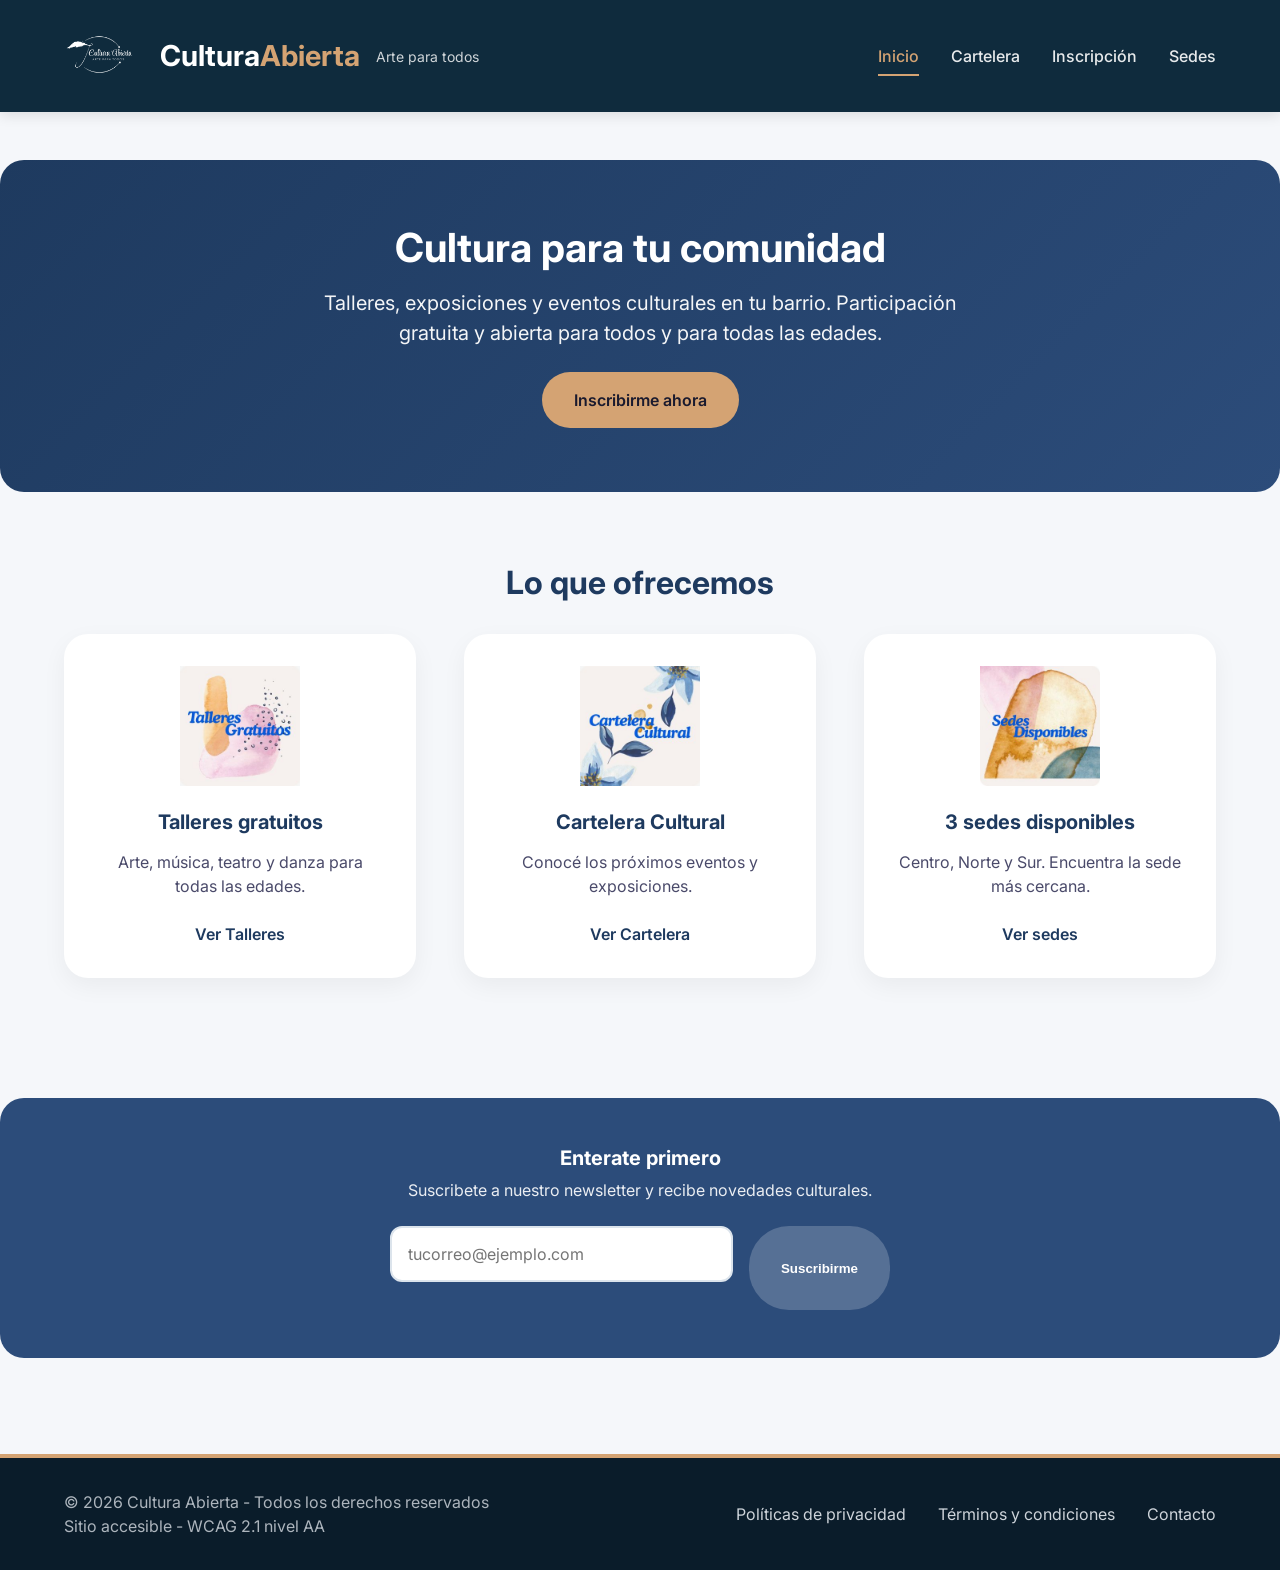
<file: Cultura_Abierta/index.html>
<!DOCTYPE html>
<html lang="es">
<head>
    <meta charset="UTF-8">
    <meta name="viewport" content="width=device-width, initial-scale=1.0, user-scalable=yes">
    <meta name="description" content="Cultura Abierta - Portal de talleres, cartelera y sedes culturales">
    <title>Cultura Abierta | Inicio</title>

    <!-- CSS principal -->
    <link rel="stylesheet" href="styles.css">

    <!-- Fuente tipográfica accesible -->
    <link href="https://fonts.googleapis.com/css2?family=Inter:opsz,wght@14..32,300;14..32,400;14..32,600;14..32,700&display=swap" rel="stylesheet">
</head>
<body>
    <!-- SKIP LINK - ACCESIBILIDAD POR TECLADO -->
    <a href="#main-content" class="skip-link">Saltar al contenido principal</a>

    <!-- HEADER con landmark -->
    <header class="site-header">
        <div class="container">
            <div class="logo">
                <img src="img/logo1.png" alt="Logo de Cultura Abierta" class="logo-img">
                <h1>Cultura<span>Abierta</span></h1>
                <p class="logo-subtitle">Arte para todos</p>
            </div>

            <!-- Botón menú hamburguesa (responsive) -->
            <button class="menu-toggle" aria-label="Menú de Navegación" aria-expanded="false">
                <span></span>
                <span></span>
                <span></span>
            </button>

            <!-- NAV - Landmark de navegación -->
            <nav class="main-nav" aria-label="Navegación principal">
                <ul>
                    <li><a href="index.html" class="active" aria-current="page">Inicio</a></li>
                    <li><a href="cartelera.html">Cartelera</a></li>
                    <li><a href="inscripcion.html">Inscripción</a></li>
                    <li><a href="sedes.html">Sedes</a></li>
                </ul>
            </nav>
        </div>
    </header>

    <!-- MAIN - Landmark principal (main único) -->
    <main id="main-content">
        <!-- Hero section -->
        <section class="hero" aria-labelledby="hero-title">
            <div class="container">
                <h2 id="hero-title">Cultura para tu comunidad</h2>
                <p>Talleres, exposiciones y eventos culturales en tu barrio. Participación gratuita y abierta para todos y para todas las edades.</p>
                <a href="inscripcion.html" class="btn btn-primary">Inscribirme ahora</a>
            </div>
        </section>

        <!-- Sección de tarjetas con Flex/Grid -->
        <section class="features" aria-labelledby="features-title">
            <div class="container">
                <h2 id="features-title">Lo que ofrecemos</h2>

                <div class="features-grid">
                    <article class="feature-card">
                        <img src="img/talleres-icon.jpg" alt="Icono de talleres - pincel y lienzo" class="feature-icon">
                        <h3>Talleres gratuitos</h3>
                        <p>Arte, música, teatro y danza para todas las edades.</p>
                        <a href="inscripcion.html" aria-label="Ver talleres disponibles">Ver Talleres</a>
                    </article>

                    <article class="feature-card">
                        <img src="img/cartelera-icon.jpg" alt="Icono de cartelera - calendario con estrella" class="feature-icon">
                        <h3>Cartelera Cultural</h3>
                        <p>Conocé los próximos eventos y exposiciones.</p>
                        <a href="cartelera.html" aria-label="Ver cartelera de eventos">Ver Cartelera</a>
                    </article>

                    <article class="feature-card">
                        <img src="img/sedes-icon.jpg" alt="Icono de sedes - ubicación geográfica" class="feature-icon">
                        <h3>3 sedes disponibles</h3>
                        <p>Centro, Norte y Sur. Encuentra la sede más cercana.</p>
                        <a href="sedes.html" aria-label="Ver ubicación de sedes">Ver sedes</a>
                    </article>
                </div>
            </div>
        </section>
    </main>

    <!-- ASIDE - Landmark complementario -->
    <aside class="newsletter" aria-labelledby="newsletter-title">
        <div class="container">
            <h3 id="newsletter-title">Enterate primero</h3>
            <p>Suscribete a nuestro newsletter y recibe novedades culturales.</p>

            <!-- Formulario dentro del Aside -->
            <form class="newsletter-form" id="newsletter-Form" novalidate>
                <div class="form-group">
                    <label for="newsletter-email">Correo electrónico <span aria-hidden="true">*</span></label>
                    <input type="email" id="newsletter-email" name="email"
                           placeholder="tucorreo@ejemplo.com"
                           aria-describedby="email-error" required>
                    <span id="email-error" class="error-message" aria-live="polite"></span>
                </div>
                <button type="submit" class="btn btn-secondary">Suscribirme</button>
            </form>
        </div>
    </aside>

    <!-- FOOTER - Landmark pie de página -->
    <footer class="site-footer">
        <div class="container">
            <div class="footer-content">
                <div class="footer-info">
                    <p>&copy; 2026 Cultura Abierta - Todos los derechos reservados</p>
                    <p>Sitio accesible - WCAG 2.1 nivel AA</p>
                </div>
                <div class="footer-links">
                    <ul>
                        <li><a href="#">Políticas de privacidad</a></li>
                        <li><a href="#">Términos y condiciones</a></li>
                        <li><a href="#">Contacto</a></li>
                    </ul>
                </div>
            </div>
        </div>
    </footer>

    <!-- JavaScript para la interactividad -->
    <script src="js/main.js"></script>
</body>
</html>
</file>
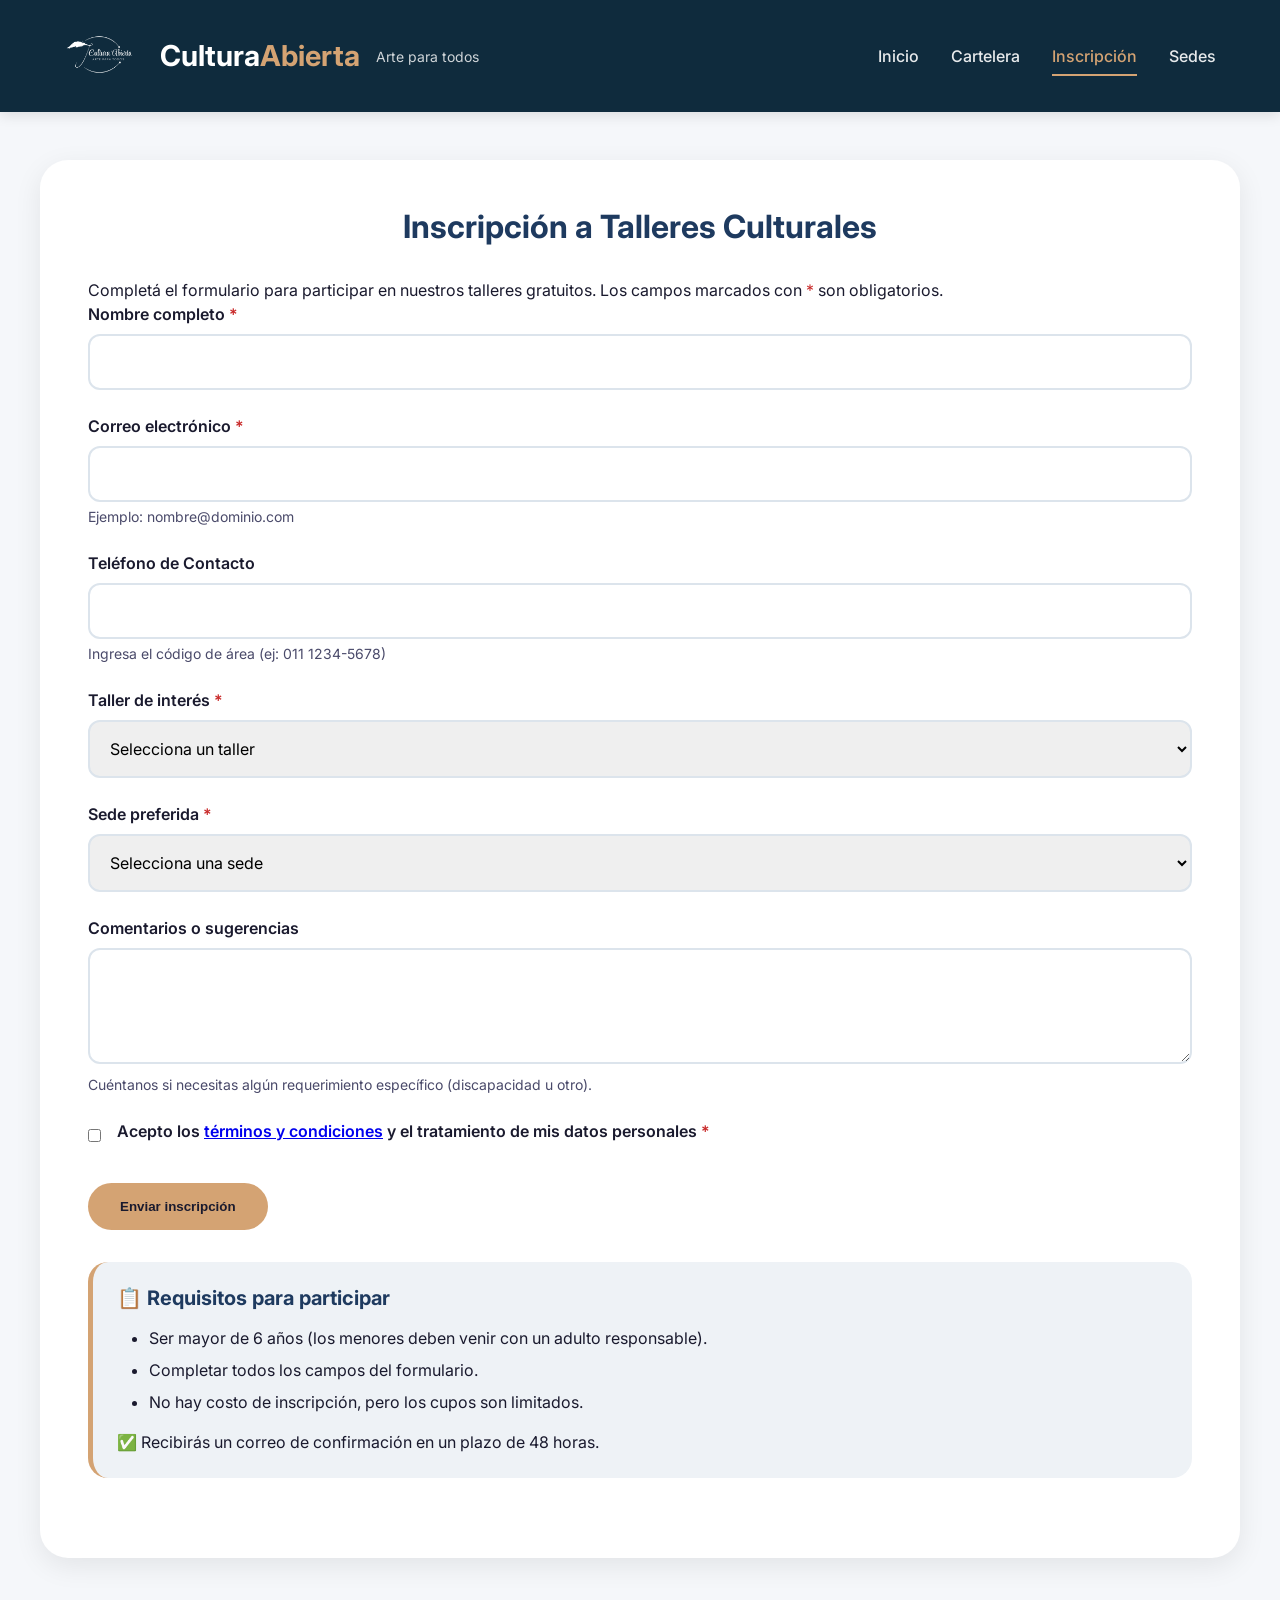
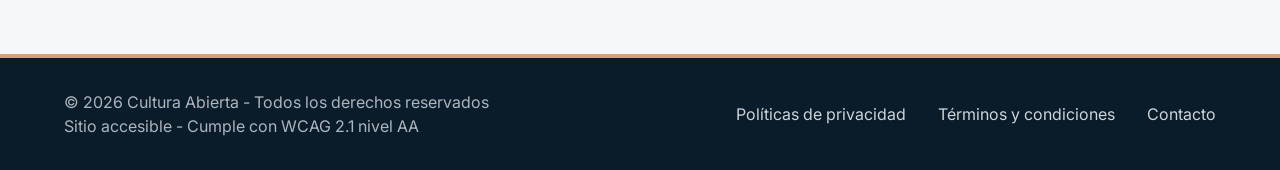
<file: Cultura_Abierta/inscripcion.html>
<!DOCTYPE html>
<html lang="es">
<head>
    <meta charset="UTF-8">
    <meta name="viewport" content="width=device-width, initial-scale=1.0, user-scalable=yes">
    <meta name="description" content="Formulario de inscripción a talleres culturales gratuitos">
    <title>Cultura Abierta | Inscripción a Talleres</title>
    <link rel="stylesheet" href="styles.css">
    <link href="https://fonts.googleapis.com/css2?family=Inter:wght@300;400;600;700&display=swap" rel="stylesheet">
</head>
<body>
    <a href="#main-content" class="skip-link">Saltar al contenido principal</a>

    <header class="site-header">
        <div class="container">
            <div class="logo">
                <img src="img/logo1.png" alt="Logo de Cultura Abierta" class="logo-img">
                <h1>Cultura<span>Abierta</span></h1>
                <p class="logo-subtitle">Arte para todos</p>
            </div>

            <!-- Botón menú hamburguesa (responsive) -->
            <button class="menu-toggle" aria-label="Menú de Navegación" aria-expanded="false">
                <span></span>
                <span></span>
                <span></span>
            </button>

            <!-- NAV - Landmark de navegación -->
            <nav class="main-nav" aria-label="Navegación principal">
                <ul>
                    <li><a href="index.html">Inicio</a></li>
                    <li><a href="cartelera.html">Cartelera</a></li>
                    <li><a href="inscripcion.html" class="active" aria-current="page">Inscripción</a></li>
                    <li><a href="sedes.html">Sedes</a></li>
                </ul>
            </nav>
        </div>
    </header>

    <main id="main-content">
        <div class="container form-container">
            <h2>Inscripción a Talleres Culturales</h2>
            <p>Completá el formulario para participar en nuestros talleres gratuitos. Los campos marcados con <span class="required-field" aria-hidden="true">*</span> son obligatorios.</p>

            <form id="inscriptionForm" novalidate>
                <!-- Nombre completo -->
                <div class="form-group">
                    <label for="fullname">
                        Nombre completo <span class="required-field" aria-hidden="true">*</span>
                    </label>
                    <input type="text" id="fullname" name="fullname" required aria-required="true" aria-describedby="fullname-error">
                    <span id="fullname-error" class="error-message" aria-live="polite"></span>
                </div>

                <!-- Correo electrónico -->
                <div class="form-group">
                    <label for="email">
                        Correo electrónico <span class="required-field" aria-hidden="true">*</span>
                    </label>
                    <input type="email" id="email" name="email" required aria-required="true" aria-describedby="email-help email-error">
                    <div id="email-help" class="help-text">Ejemplo: nombre@dominio.com</div>
                    <span id="email-error" class="error-message" aria-live="polite"></span>
                </div>

                <!-- Teléfono -->
                <div class="form-group">
                    <label for="phone">Teléfono de Contacto</label>
                    <input type="tel" id="phone" name="phone" aria-describedby="phone-help phone-error">
                    <div id="phone-help" class="help-text">Ingresa el código de área (ej: 011 1234-5678)</div>
                    <span id="phone-error" class="error-message" aria-live="polite"></span>
                </div>

                <!-- Taller -->
                <div class="form-group">
                    <label for="workshop">
                        Taller de interés <span class="required-field" aria-hidden="true">*</span>
                    </label>
                    <select id="workshop" name="workshop" required aria-required="true" aria-describedby="workshop-error">
                        <option value="">Selecciona un taller</option>
                        <option value="pintura">🎨 Taller de Pintura</option>
                        <option value="teatro">🎭 Taller de Teatro para Adolescentes</option>
                        <option value="musica">🎵 Taller de Música</option>
                        <option value="danza">💃 Taller de Danza</option>
                    </select>
                    <span id="workshop-error" class="error-message" aria-live="polite"></span>
                </div>

                <!-- Sede -->
                <div class="form-group">
                    <label for="venue">
                        Sede preferida <span class="required-field" aria-hidden="true">*</span>
                    </label>
                    <select id="venue" name="venue" required aria-required="true" aria-describedby="venue-error">
                        <option value="">Selecciona una sede</option>
                        <option value="Central">Sede Central</option>
                        <option value="norte">Sede Norte</option>
                        <option value="sur">Sede Sur</option>
                    </select>
                    <span id="venue-error" class="error-message" aria-live="polite"></span>
                </div>

                <!-- Comentarios -->
                <div class="form-group">
                    <label for="comments">Comentarios o sugerencias</label>
                    <textarea id="comments" name="comments" rows="4" aria-describedby="comments-help"></textarea>
                    <div id="comments-help" class="help-text">Cuéntanos si necesitas algún requerimiento específico (discapacidad u otro).</div>
                </div>

                <!-- Aceptación de términos -->
                <div class="form-group">
                    <div class="checkbox-group">
                        <input type="checkbox" id="acceptTerms" name="acceptTerms" required aria-required="true" aria-describedby="terms-error">
                        <label for="acceptTerms">Acepto los <a href="#">términos y condiciones</a> y el tratamiento de mis datos personales <span class="required-field" aria-hidden="true">*</span></label>
                    </div>
                    <span id="terms-error" class="error-message" aria-live="polite"></span>
                </div>

                <div class="form-actions">
                    <button type="submit" class="btn btn-primary">Enviar inscripción</button>
                    <button type="reset" class="btn btn-secondary">Limpiar formulario</button>
                </div>
                <div id="formSuccessMessage" class="success-message" style="display: none;"></div>
            </form>

            <!-- ASIDE con requisitos de inscripción (dentro del main) -->
            <aside class="info-complementaria" aria-labelledby="requisitos-title">
                <h3 id="requisitos-title">📋 Requisitos para participar</h3>
                <ul>
                    <li>Ser mayor de 6 años (los menores deben venir con un adulto responsable).</li>
                    <li>Completar todos los campos del formulario.</li>
                    <li>No hay costo de inscripción, pero los cupos son limitados.</li>
                </ul>
                <p>✅ Recibirás un correo de confirmación en un plazo de 48 horas.</p>
            </aside>

        </div>
    </main>

    <footer class="site-footer">
        <div class="container">
            <div class="footer-content">
                <div class="footer-info">
                    <p>&copy; 2026 Cultura Abierta - Todos los derechos reservados</p>
                    <p>Sitio accesible - Cumple con WCAG 2.1 nivel AA</p>
                </div>
                <div class="footer-links">
                    <ul>
                        <li><a href="#">Políticas de privacidad</a></li>
                        <li><a href="#">Términos y condiciones</a></li>
                        <li><a href="#">Contacto</a></li>
                    </ul>
                </div>
            </div>
        </div>
    </footer>

    <script src="js/main.js"></script>
</body>
</html>
</file>
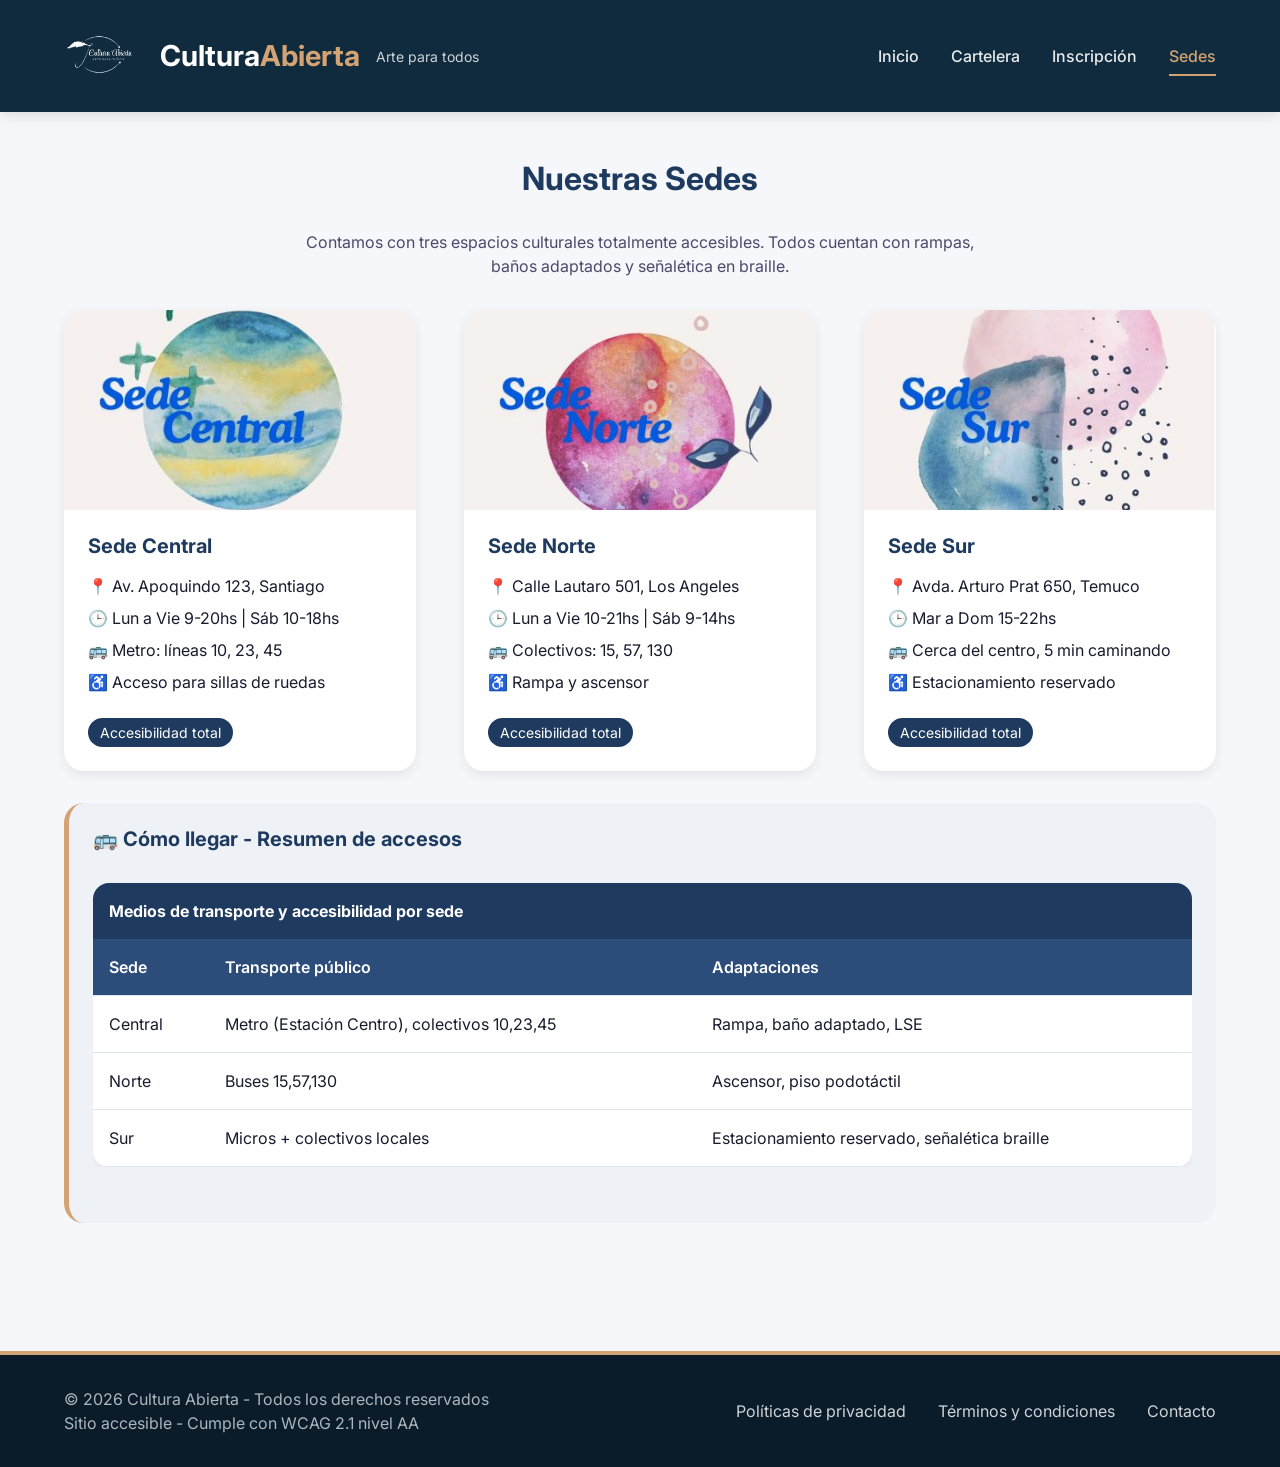
<file: Cultura_Abierta/sedes.html>
<!DOCTYPE html>
<html lang="es">
<head>
    <meta charset="UTF-8">
    <meta name="viewport" content="width=device-width, initial-scale=1.0, user-scalable=yes">
    <meta name="description" content="Sedes de Cultura Abierta - Ubicaciones, horarios y accesibilidad">
    <title>Cultura Abierta | Sedes</title>
    <link rel="stylesheet" href="styles.css">
    <link href="https://fonts.googleapis.com/css2?family=Inter:wght@300;400;600;700&display=swap" rel="stylesheet">
</head>
<body>
    <a href="#main-content" class="skip-link">Saltar al contenido principal</a>

    <header class="site-header">
        <div class="container">
            <div class="logo">
                <img src="img/logo1.png" alt="Logo de Cultura Abierta" class="logo-img">
                <h1>Cultura<span>Abierta</span></h1>
                <p class="logo-subtitle">Arte para todos</p>
            </div>

            <!-- Botón menú hamburguesa (responsive) -->
            <button class="menu-toggle" aria-label="Menú de Navegación" aria-expanded="false">
                <span></span>
                <span></span>
                <span></span>
            </button>

            <!-- NAV - Landmark de navegación -->
            <nav class="main-nav" aria-label="Navegación principal">
                <ul>
                    <li><a href="index.html">Inicio</a></li>
                    <li><a href="cartelera.html">Cartelera</a></li>
                    <li><a href="inscripcion.html">Inscripción</a></li>
                    <li><a href="sedes.html" class="active" aria-current="page">Sedes</a></li>
                </ul>
            </nav>
        </div>
    </header>

    <main id="main-content">
        <div class="container">
            <h2>Nuestras Sedes</h2>
            <p class="intro-text">Contamos con tres espacios culturales totalmente accesibles. Todos cuentan con rampas, baños adaptados y señalética en braille.</p>

            <div class="venues-grid">
                <!-- Sede Central -->
                <article class="venue-card">
                    <img src="img/sede-central.jpg" alt="Fachada del edificio de la Sede Central en Santiago con acceso accesible y rampa" class="venue-img">
                    <div class="venue-info">
                        <h3>Sede Central</h3>
                        <p>📍 Av. Apoquindo 123, Santiago</p>
                        <p>🕒 Lun a Vie 9-20hs | Sáb 10-18hs</p>
                        <p>🚌 Metro: líneas 10, 23, 45</p>
                        <p>♿ Acceso para sillas de ruedas</p>
                        <span class="accessibility-badge">Accesibilidad total</span>
                    </div>
                </article>

                <!-- Sede Norte -->
                <article class="venue-card">
                    <img src="img/sede-norte.jpg" alt="Edificio moderno de la Sede Norte en Los Angeles con entrada principal" class="venue-img">
                    <div class="venue-info">
                        <h3>Sede Norte</h3>
                        <p>📍 Calle Lautaro 501, Los Angeles</p>
                        <p>🕒 Lun a Vie 10-21hs | Sáb 9-14hs</p>
                        <p>🚌 Colectivos: 15, 57, 130</p>
                        <p>♿ Rampa y ascensor</p>
                        <span class="accessibility-badge">Accesibilidad total</span>
                    </div>
                </article>

                <!-- Sede Sur -->
                <article class="venue-card">
                    <img src="img/sede-sur.jpg" alt="Vista exterior de la Sede Sur en Temuco rodeada de áreas verdes y estacionamiento" class="venue-img">
                    <div class="venue-info">
                        <h3>Sede Sur</h3>
                        <p>📍 Avda. Arturo Prat 650, Temuco</p>
                        <p>🕒 Mar a Dom 15-22hs</p>
                        <p>🚌 Cerca del centro, 5 min caminando</p>
                        <p>♿ Estacionamiento reservado</p>
                        <span class="accessibility-badge">Accesibilidad total</span>
                    </div>
                </article>
            </div>

            <!-- ASIDE con mapa esquemático accesible (tabla descripción) -->
            <aside class="info-complementaria" aria-labelledby="map-info">
                <h3 id="map-info">🚌 Cómo llegar - Resumen de accesos</h3>
                <div class="table-responsive">
                    <table class="access-table">
                        <caption>Medios de transporte y accesibilidad por sede</caption>
                        <thead>
                            <tr>
                                <th scope="col">Sede</th>
                                <th scope="col">Transporte público</th>
                                <th scope="col">Adaptaciones</th>
                            </tr>
                        </thead>
                        <tbody>
                            <tr>
                                <td>Central</td>
                                <td>Metro (Estación Centro), colectivos 10,23,45</td>
                                <td>Rampa, baño adaptado, LSE</td>
                            </tr>
                            <tr>
                                <td>Norte</td>
                                <td>Buses 15,57,130</td>
                                <td>Ascensor, piso podotáctil</td>
                            </tr>
                            <tr>
                                <td>Sur</td>
                                <td>Micros + colectivos locales</td>
                                <td>Estacionamiento reservado, señalética braille</td>
                            </tr>
                        </tbody>
                    </table>
                </div>
            </aside>
        </div>
    </main>

    <footer class="site-footer">
        <div class="container">
            <div class="footer-content">
                <div class="footer-info">
                    <p>&copy; 2026 Cultura Abierta - Todos los derechos reservados</p>
                    <p>Sitio accesible - Cumple con WCAG 2.1 nivel AA</p>
                </div>
                <div class="footer-links">
                    <ul>
                        <li><a href="#">Políticas de privacidad</a></li>
                        <li><a href="#">Términos y condiciones</a></li>
                        <li><a href="#">Contacto</a></li>
                    </ul>
                </div>
            </div>
        </div>
    </footer>

    <script src="js/main.js"></script>
</body>
</html>
</file>
<file: Cultura_Abierta/styles.css>
/* ============================================
   VARIABLES CSS
   ============================================ */
:root {
    /* Colores - Contraste AA garantizado */
    --color-primary: #1e3a5f;
    --color-primary-light: #2c4c7a;
    --color-secondary: #d4a373;
    --color-secondary-dark: #b88654;
    --color-bg-header: #0f2b3d;
    --color-bg-footer: #0a1c2a;
    --color-bg-body: #f5f7fa;
    --color-text: #1a1a2e;
    --color-text-light: #4a4a6a;
    --color-white: #ffffff;
    --color-gray-light: #eef2f6;
    --color-gray-border: #dce4ec;
    --color-focus: #d4a373;
    --color-error: #c92a2a;
    --color-success: #2b8c4a;
    
    /* Tipografía */
    --font-family: 'Inter', -apple-system, BlinkMacSystemFont, 'Segoe UI', Roboto, Helvetica, Arial, sans-serif;
    --font-base: 1rem;
    --font-small: 0.875rem;
    --font-large: 1.25rem;
    --font-xlarge: 2rem;
    --font-xxlarge: 2.5rem;
    
    /* Espaciado uniforme */
    --spacing-xs: 0.5rem;
    --spacing-sm: 1rem;
    --spacing-md: 1.5rem;
    --spacing-lg: 2rem;
    --spacing-xl: 3rem;
    --spacing-xxl: 4rem;
}

/* ============================================
   RESET Y BASE - CENTRADO GLOBAL
   ============================================ */
* {
    margin: 0;
    padding: 0;
    box-sizing: border-box;
}

html {
    font-size: 16px;
    scroll-behavior: smooth;
}

body {
    font-family: var(--font-family);
    font-size: var(--font-base);
    line-height: 1.5;
    color: var(--color-text);
    background-color: var(--color-bg-body);
    display: flex;
    flex-direction: column;
    min-height: 100vh;
}

/* Contenedor centrado - clave para todo el centrado */
.container {
    width: 100%;
    max-width: 1200px;
    margin: 0 auto;
    padding: 0 var(--spacing-md);
}

/* ============================================
   SKIP LINK
   ============================================ */
.skip-link {
    position: absolute;
    top: -40px;
    left: var(--spacing-sm);
    background: var(--color-primary);
    color: var(--color-white);
    padding: var(--spacing-xs) var(--spacing-sm);
    text-decoration: none;
    border-radius: 0 0 4px 4px;
    z-index: 100;
    font-weight: 600;
}
.skip-link:focus {
    top: 0;
    outline: 3px solid var(--color-focus);
    outline-offset: 2px;
}

/* ============================================
   FOCO VISIBLE
   ============================================ */
:focus-visible {
    outline: 3px solid var(--color-focus);
    outline-offset: 3px;
    border-radius: 4px;
}

/* ============================================
   HEADER
   ============================================ */
.site-header {
    background-color: var(--color-bg-header);
    color: var(--color-white);
    position: sticky;
    top: 0;
    z-index: 20;
    box-shadow: 0 4px 12px rgba(0, 0, 0, 0.1);
}

.site-header .container {
    display: flex;
    justify-content: space-between;
    align-items: center;
    flex-wrap: wrap;
    padding-top: var(--spacing-sm);
    padding-bottom: var(--spacing-sm);
}

.logo {
    display: flex;
    align-items: center;
    gap: var(--spacing-sm);
    flex-wrap: wrap;
}

.logo-img {
    width: 80px;
    height: auto;
    object-fit: contain;
}

.logo h1 {
    font-size: 1.8rem;
    font-weight: 700;
    color: var(--color-white);
    margin: 0;
    line-height: 1.2;
}

.logo h1 span {
    color: var(--color-secondary);
}

.logo-subtitle {
    font-size: var(--font-small);
    color: rgba(255, 255, 255, 0.8);
}

/* Navegación */
.main-nav ul {
    display: flex;
    gap: var(--spacing-lg);
    list-style: none;
}

.main-nav a {
    text-decoration: none;
    color: rgba(255, 255, 255, 0.9);
    font-weight: 500;
    padding: var(--spacing-xs) 0;
    transition: color 0.2s;
    border-bottom: 2px solid transparent;
}

.main-nav a:hover,
.main-nav a.active {
    color: var(--color-secondary);
    border-bottom-color: var(--color-secondary);
}

/* Menú hamburguesa */
.menu-toggle {
    display: none;
    flex-direction: column;
    gap: 5px;
    background: none;
    border: none;
    cursor: pointer;
    padding: var(--spacing-xs);
}

.menu-toggle span {
    width: 28px;
    height: 3px;
    background-color: var(--color-white);
    border-radius: 2px;
}

/* ============================================
   MAIN - Contenido centrado
   ============================================ */
main {
    flex: 1;
    padding: var(--spacing-xl) 0;
}

/* Títulos centrados */
h1, h2, h3 {
    font-weight: 700;
    line-height: 1.2;
    margin-bottom: var(--spacing-sm);
}

h2 {
    font-size: var(--font-xlarge);
    text-align: center;
    margin-bottom: var(--spacing-lg);
    color: var(--color-primary);
}

h3 {
    font-size: var(--font-large);
    color: var(--color-primary);
}

.section-subtitle {
    text-align: center;
    margin-bottom: var(--spacing-md);
    font-size: 1.5rem;
}

.intro-text {
    text-align: center;
    max-width: 700px;
    margin: 0 auto var(--spacing-lg);
    color: var(--color-text-light);
}

/* ============================================
   HERO SECTION - Centrada
   ============================================ */
.hero {
    background: linear-gradient(135deg, var(--color-primary) 0%, var(--color-primary-light) 100%);
    color: var(--color-white);
    padding: var(--spacing-xxl) var(--spacing-md);
    text-align: center;
    border-radius: 24px;
    margin-bottom: var(--spacing-xl);
}

.hero h2 {
    color: var(--color-white);
    font-size: var(--font-xxlarge);
    margin-bottom: var(--spacing-sm);
    text-align: center;
}

.hero p {
    font-size: var(--font-large);
    max-width: 700px;
    margin: 0 auto var(--spacing-md);
    opacity: 0.95;
}

/* Botones */
.btn {
    display: inline-block;
    padding: var(--spacing-sm) var(--spacing-lg);
    border-radius: 40px;
    text-decoration: none;
    font-weight: 600;
    transition: all 0.2s;
    text-align: center;
    cursor: pointer;
    border: none;
}

.btn-primary {
    background-color: var(--color-secondary);
    color: var(--color-text);
}

.btn-primary:hover {
    background-color: var(--color-secondary-dark);
    transform: translateY(-2px);
}

.btn-secondary {
    background-color: rgba(255, 255, 255, 0.2);
    color: var(--color-white);
}

.btn-secondary:hover {
    background-color: rgba(255, 255, 255, 0.3);
}

.btn-small {
    display: inline-block;
    margin-top: var(--spacing-sm);
    padding: 6px 20px;
    background-color: var(--color-primary);
    color: var(--color-white);
    border-radius: 30px;
    text-decoration: none;
    font-size: var(--font-small);
    font-weight: 500;
    transition: background 0.2s;
}

.btn-small:hover {
    background-color: var(--color-primary-light);
}

/* ============================================
   FEATURES / TARJETAS - Grid centrado
   ============================================ */
.features {
    padding: var(--spacing-md) 0;
}

.features-grid {
    display: grid;
    grid-template-columns: repeat(auto-fit, minmax(300px, 1fr));
    gap: var(--spacing-lg);
    justify-content: center;
}

.feature-card {
    background: var(--color-white);
    padding: var(--spacing-lg);
    border-radius: 24px;
    text-align: center;
    box-shadow: 0 8px 24px rgba(0, 0, 0, 0.05);
    transition: transform 0.2s, box-shadow 0.2s;
}

.feature-card:hover {
    transform: translateY(-5px);
    box-shadow: 0 12px 32px rgba(0, 0, 0, 0.1);
}

/* Imágenes dentro de tarjetas - centradas y con tamaño fijo */
.feature-icon {
    width: 120px;
    height: 120px;
    object-fit: contain;
    display: block;
    margin: 0 auto var(--spacing-md);
}

.feature-card h3 {
    margin-bottom: var(--spacing-sm);
}

.feature-card p {
    color: var(--color-text-light);
    margin-bottom: var(--spacing-md);
}

.feature-card a {
    color: var(--color-primary);
    font-weight: 600;
    text-decoration: none;
}

.feature-card a:hover {
    text-decoration: underline;
}

/* ============================================
   NEWSLETTER (ASIDE)
   ============================================ */
.newsletter {
    background-color: var(--color-primary-light);
    color: var(--color-white);
    padding: var(--spacing-xl) 0;
    border-radius: 24px;
    text-align: center;
    margin: var(--spacing-xl) 0;
}

.newsletter h3 {
    color: var(--color-white);
    font-size: var(--font-large);
    margin-bottom: var(--spacing-xs);
}

.newsletter p {
    opacity: 0.9;
}

.newsletter-form {
    max-width: 500px;
    margin: var(--spacing-md) auto 0;
    display: flex;
    gap: var(--spacing-sm);
    flex-wrap: wrap;
    justify-content: center;
}

.newsletter-form .form-group {
    flex: 2;
    min-width: 200px;
}

.newsletter-form label {
    position: absolute;
    width: 1px;
    height: 1px;
    padding: 0;
    margin: -1px;
    overflow: hidden;
}

.newsletter-form input {
    width: 100%;
    padding: var(--spacing-sm);
    border: none;
    border-radius: 40px;
    font-size: var(--font-base);
}

.error-message {
    display: block;
    font-size: var(--font-small);
    color: #ffd6d6;
    margin-top: var(--spacing-xs);
}

/* ============================================
   FOOTER
   ============================================ */
.site-footer {
    background-color: var(--color-bg-footer);
    color: #adb5bd;
    padding: var(--spacing-lg) 0;
    margin-top: var(--spacing-xl);
    border-top: 4px solid var(--color-secondary);
}

.footer-content {
    display: flex;
    justify-content: space-between;
    align-items: center;
    flex-wrap: wrap;
    gap: var(--spacing-md);
}

.footer-info p {
    margin: 0;
}

.footer-links ul {
    display: flex;
    gap: var(--spacing-lg);
    list-style: none;
}

.footer-links a {
    color: #ced4da;
    text-decoration: none;
    transition: color 0.2s;
}

.footer-links a:hover {
    color: var(--color-secondary);
    text-decoration: underline;
}

/* ============================================
   TABLAS (accesibles y centradas)
   ============================================ */
.table-responsive {
    overflow-x: auto;
    margin: var(--spacing-lg) 0;
}

.events-table,
.access-table {
    width: 100%;
    border-collapse: collapse;
    background: var(--color-white);
    border-radius: 16px;
    overflow: hidden;
    box-shadow: 0 2px 8px rgba(0, 0, 0, 0.05);
}

.events-table caption,
.access-table caption {
    text-align: left;
    font-weight: 700;
    padding: var(--spacing-sm);
    background-color: var(--color-primary);
    color: var(--color-white);
    caption-side: top;
}

.events-table th,
.events-table td,
.access-table th,
.access-table td {
    padding: var(--spacing-sm);
    text-align: left;
    border-bottom: 1px solid var(--color-gray-border);
}

.events-table th,
.access-table th {
    background-color: var(--color-primary-light);
    color: var(--color-white);
    font-weight: 600;
}

.events-table tr:hover,
.access-table tr:hover {
    background-color: var(--color-gray-light);
}

.table-note {
    margin-top: var(--spacing-sm);
    font-size: var(--font-small);
    text-align: center;
}

/* ============================================
   EVENTOS (GALERÍA DE TARJETAS)
   ============================================ */
.events-grid {
    display: grid;
    grid-template-columns: repeat(auto-fill, minmax(300px, 1fr));
    gap: var(--spacing-lg);
    margin: var(--spacing-lg) 0;
}

.event-card {
    background: var(--color-white);
    border-radius: 20px;
    overflow: hidden;
    box-shadow: 0 4px 12px rgba(0, 0, 0, 0.08);
    transition: transform 0.2s;
}

.event-card:hover {
    transform: translateY(-5px);
}

.event-card img {
    width: 100%;
    height: 200px;
    object-fit: cover;
    display: block;
}

.event-info {
    padding: var(--spacing-md);
}

.event-info h3 {
    font-size: 1.25rem;
    margin-bottom: var(--spacing-sm);
}

.event-info p {
    margin-bottom: var(--spacing-xs);
    color: var(--color-text-light);
}

/* ============================================
   SEDES (TARJETAS)
   ============================================ */
.venues-grid {
    display: grid;
    grid-template-columns: repeat(auto-fit, minmax(320px, 1fr));
    gap: var(--spacing-lg);
    margin: var(--spacing-lg) 0;
}

.venue-card {
    background: var(--color-white);
    border-radius: 20px;
    overflow: hidden;
    box-shadow: 0 4px 12px rgba(0, 0, 0, 0.08);
    transition: transform 0.2s;
}

.venue-card:hover {
    transform: translateY(-5px);
}

.venue-img {
    width: 100%;
    height: 200px;
    object-fit: cover;
    display: block;
}

.venue-info {
    padding: var(--spacing-md);
}

.venue-info h3 {
    color: var(--color-primary);
    margin-bottom: var(--spacing-sm);
}

.venue-info p {
    margin-bottom: var(--spacing-xs);
    display: flex;
    align-items: center;
    gap: var(--spacing-xs);
    flex-wrap: wrap;
}

.accessibility-badge {
    display: inline-block;
    background-color: var(--color-primary);
    color: var(--color-white);
    padding: 4px 12px;
    border-radius: 20px;
    font-size: var(--font-small);
    margin-top: var(--spacing-sm);
}

/* ============================================
   FORMULARIO (centrado y ancho adecuado)
   ============================================ */
.form-container {
    max-width: 700px;
    margin: 0 auto;
    background: var(--color-white);
    padding: var(--spacing-xl);
    border-radius: 28px;
    box-shadow: 0 8px 28px rgba(0, 0, 0, 0.08);
}

.form-header {
    text-align: center;
    margin-bottom: var(--spacing-lg);
}

.form-illustration {
    max-width: 150px;
    margin: 0 auto var(--spacing-md);
    display: block;
}

.form-group {
    margin-bottom: var(--spacing-md);
}

.form-group label {
    display: block;
    font-weight: 600;
    margin-bottom: var(--spacing-xs);
}

.form-group input,
.form-group select,
.form-group textarea {
    width: 100%;
    padding: var(--spacing-sm);
    border: 2px solid var(--color-gray-border);
    border-radius: 12px;
    font-family: var(--font-family);
    font-size: var(--font-base);
    transition: border 0.2s;
}

.form-group input:focus,
.form-group select:focus,
.form-group textarea:focus {
    border-color: var(--color-primary);
    outline: none;
    box-shadow: 0 0 0 3px rgba(30, 58, 95, 0.1);
}

.required-field {
    color: var(--color-error);
}

.help-text {
    font-size: var(--font-small);
    color: var(--color-text-light);
    margin-top: 4px;
}

.error-message {
    color: var(--color-error);
    font-size: var(--font-small);
    margin-top: 4px;
    display: block;
}

.checkbox-group {
    display: flex;
    align-items: center;
    gap: var(--spacing-sm);
    flex-wrap: wrap;
}

.checkbox-group input {
    width: auto;
}

.form-actions {
    display: flex;
    gap: var(--spacing-sm);
    margin-top: var(--spacing-lg);
}

.success-message {
    background-color: var(--color-success);
    color: var(--color-white);
    padding: var(--spacing-sm);
    border-radius: 12px;
    margin-top: var(--spacing-md);
    text-align: center;
}

/* ============================================
   ASIDE COMPLEMENTARIO (info-complementaria)
   ============================================ */
.info-complementaria {
    background-color: var(--color-gray-light);
    padding: var(--spacing-md);
    border-radius: 20px;
    margin: var(--spacing-lg) 0;
    border-left: 5px solid var(--color-secondary);
}

.info-complementaria h3 {
    color: var(--color-primary);
    margin-bottom: var(--spacing-sm);
}

.info-complementaria ul {
    margin-left: var(--spacing-lg);
    margin-bottom: var(--spacing-sm);
}

.info-complementaria li {
    margin-bottom: var(--spacing-xs);
}

/* ============================================
   RESPONSIVE (320px, 768px, 1280px)
   ============================================ */
@media (max-width: 768px) {
    :root {
        --font-xlarge: 1.75rem;
        --spacing-xl: 2rem;
    }
    
    .container {
        padding: 0 var(--spacing-sm);
    }
    
    .hero {
        border-radius: 20px;
    }
    
    .hero h2 {
        font-size: 1.75rem;
    }
    
    .features-grid,
    .events-grid,
    .venues-grid {
        gap: var(--spacing-md);
    }
    
    .footer-content {
        flex-direction: column;
        text-align: center;
    }
    
    .footer-links ul {
        justify-content: center;
    }
    
    .form-container {
        padding: var(--spacing-lg);
        margin: 0 var(--spacing-sm);
    }
}

@media (max-width: 640px) {
    .menu-toggle {
        display: flex;
    }
    
    .main-nav {
        display: none;
        width: 100%;
        margin-top: var(--spacing-sm);
    }
    
    .main-nav.active {
        display: block;
    }
    
    .main-nav ul {
        flex-direction: column;
        gap: var(--spacing-sm);
        text-align: center;
        background-color: var(--color-bg-header);
        padding: var(--spacing-sm);
        border-radius: 16px;
    }
    
    .hero {
        padding: var(--spacing-xl) var(--spacing-sm);
    }
    
    .hero h2 {
        font-size: 1.5rem;
    }
    
    .hero p {
        font-size: 1rem;
    }
    
    .features-grid,
    .events-grid,
    .venues-grid {
        grid-template-columns: 1fr;
    }
    
    .newsletter-form {
        flex-direction: column;
        padding: 0 var(--spacing-sm);
    }
    
    .form-actions {
        flex-direction: column;
    }
    
    .form-actions .btn {
        width: 100%;
    }
    
    .logo-img {
        width: 50px;
    }
    
    .logo h1 {
        font-size: 1.3rem;
    }
    
    .logo-subtitle {
        font-size: 0.7rem;
        width: 100%;
    }
    
    .feature-icon {
        width: 80px;
        height: 80px;
    }
}

@media (min-width: 1280px) {
    .container {
        max-width: 1200px;
    }
    
    .features-grid,
    .events-grid,
    .venues-grid {
        gap: var(--spacing-xl);
    }
}

/* ============================================
   PREFERENCIA DE MOVIMIENTO REDUCIDO
   ============================================ */
@media (prefers-reduced-motion: reduce) {
    * {
        animation-duration: 0.01ms !important;
        transition-duration: 0.01ms !important;
    }
}
</file>
